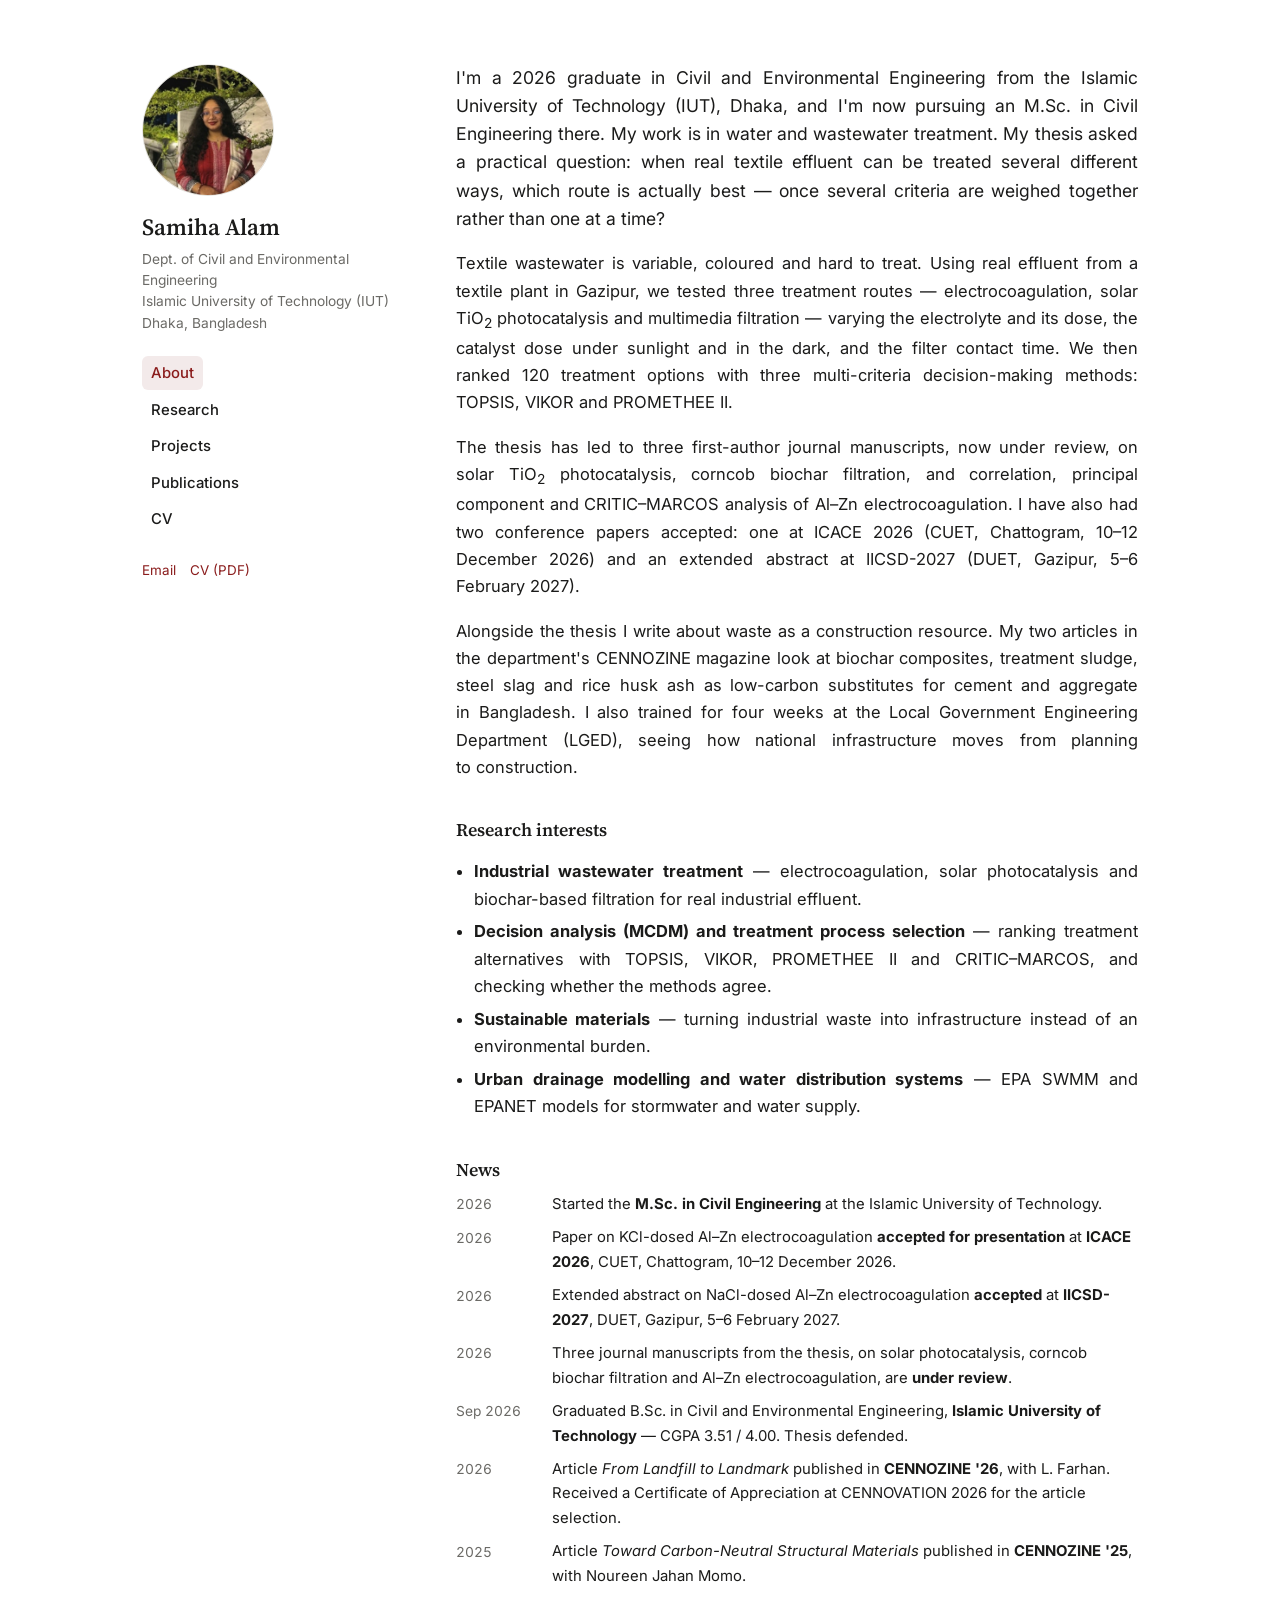
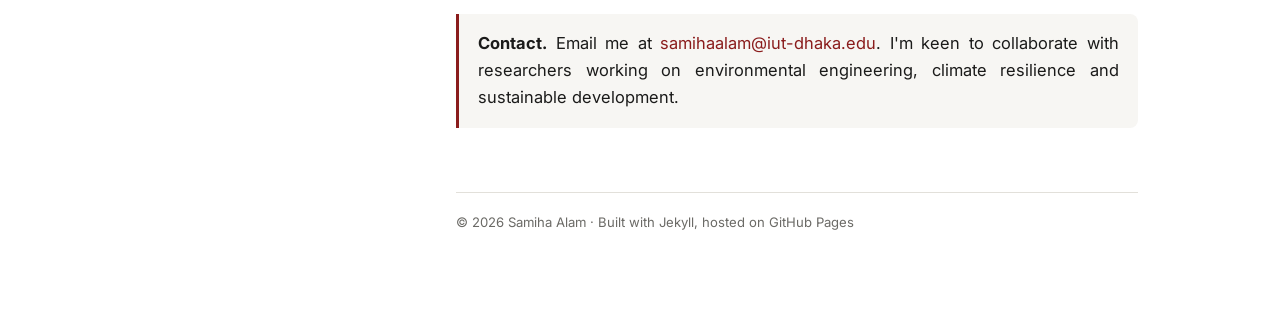
<file: index.html>
<!DOCTYPE html>
<html lang="en">
<head>
  <meta charset="utf-8">
  <meta name="viewport" content="width=device-width, initial-scale=1">
  <title>Samiha Alam · Environmental Engineering · Wastewater treatment · Decision science</title>
  <meta name="description" content="Samiha Alam — Civil and Environmental Engineering, Islamic University of Technology (IUT), Dhaka. 2026 graduate. Undergraduate thesis on comparing textile wastewater treatment options by multi-criteria decision-making.">
  <link rel="preconnect" href="https://fonts.googleapis.com">
  <link rel="preconnect" href="https://fonts.gstatic.com" crossorigin>
  <link href="https://fonts.googleapis.com/css2?family=Source+Serif+4:opsz,wght@8..60,400;8..60,600&family=Inter:wght@400;500;600&display=swap" rel="stylesheet">
  <link rel="stylesheet" href="style.css">
  <link rel="stylesheet" href="justify.css">
</head>
<body>

<a class="skip" href="#main">Skip to content</a>

<div class="wrap">

  <aside class="side">
    <img class="portrait" src="profile.jpg" alt="Samiha Alam">
    <h1 class="name"><a href="index.html">Samiha Alam</a></h1>
    <p class="affil">
      Dept. of Civil and Environmental Engineering<br>
      Islamic University of Technology (IUT)<br>
      Dhaka, Bangladesh
    </p>

    <nav class="nav">
      <a href="index.html" class="on" aria-current="page">About</a>
      <a href="research.html">Research</a>
      <a href="projects.html">Projects</a>
      <a href="publications.html">Publications</a>
      <a href="cv.html">CV</a>
    </nav>

    <p class="links">
      <a href="mailto:samihaalam@iut-dhaka.edu">Email</a>
      <a href="CV.pdf">CV (PDF)</a>
    </p>
  </aside>

  <main class="main" id="main">
    <p class="lead">
I'm a 2026 graduate in Civil and Environmental Engineering from the Islamic University of
Technology (IUT), Dhaka, and I'm now pursuing an M.Sc. in Civil Engineering there. My work is in
water and wastewater treatment. My thesis asked a
practical question: when real textile effluent can be treated several different ways, which
route is actually best &mdash; once several criteria are weighed together rather than
one at a time?
</p>

<p>Textile wastewater is variable, coloured and hard to treat. Using real effluent from a textile
plant in Gazipur, we tested three treatment routes &mdash; electrocoagulation, solar TiO<sub>2</sub>
photocatalysis and multimedia filtration &mdash; varying the electrolyte and its dose, the
catalyst dose under sunlight and in the dark, and the filter contact time. We then ranked
120 treatment options with three multi-criteria decision-making methods: TOPSIS, VIKOR and
PROMETHEE&nbsp;II.</p>

<p>The thesis has led to three first-author journal manuscripts, now under review, on solar
TiO<sub>2</sub> photocatalysis, corncob biochar filtration, and correlation, principal component
and CRITIC&ndash;MARCOS analysis of Al&ndash;Zn electrocoagulation. I have also had two conference
papers accepted: one at ICACE&nbsp;2026 (CUET, Chattogram, 10&ndash;12 December 2026) and an
extended abstract at IICSD-2027 (DUET, Gazipur, 5&ndash;6 February 2027).</p>

<p>Alongside the thesis I write about waste as a construction resource. My two articles in
the department's CENNOZINE magazine look at biochar composites, treatment sludge, steel
slag and rice husk ash as low-carbon substitutes for cement and aggregate in Bangladesh. I
also trained for four weeks at the Local Government Engineering Department (LGED), seeing
how national infrastructure moves from planning to construction.</p>

<h3>Research interests</h3>
<ul>
<li><strong>Industrial wastewater treatment</strong> &mdash; electrocoagulation, solar
  photocatalysis and biochar-based filtration for real industrial effluent.</li>
<li><strong>Decision analysis (MCDM) and treatment process selection</strong> &mdash; ranking
  treatment alternatives with TOPSIS, VIKOR, PROMETHEE&nbsp;II and CRITIC&ndash;MARCOS, and
  checking whether the methods agree.</li>
<li><strong>Sustainable materials</strong> &mdash; turning industrial waste into
  infrastructure instead of an environmental burden.</li>
<li><strong>Urban drainage modelling and water distribution systems</strong> &mdash; EPA SWMM
  and EPANET models for stormwater and water supply.</li>
</ul>

<h3>News</h3>
<ul class="news">

  <li>
    <span class="date">2026</span>
    <span>Started the <strong>M.Sc. in Civil Engineering</strong> at the Islamic University of Technology.</span>
  </li>

  <li>
    <span class="date">2026</span>
    <span>Paper on KCl-dosed Al&ndash;Zn electrocoagulation <strong>accepted for presentation</strong> at <strong>ICACE 2026</strong>, CUET, Chattogram, 10&ndash;12 December 2026.</span>
  </li>

  <li>
    <span class="date">2026</span>
    <span>Extended abstract on NaCl-dosed Al&ndash;Zn electrocoagulation <strong>accepted</strong> at <strong>IICSD-2027</strong>, DUET, Gazipur, 5&ndash;6 February 2027.</span>
  </li>

  <li>
    <span class="date">2026</span>
    <span>Three journal manuscripts from the thesis, on solar photocatalysis, corncob biochar filtration and Al&ndash;Zn electrocoagulation, are <strong>under review</strong>.</span>
  </li>

  <li>
    <span class="date">Sep 2026</span>
    <span>Graduated B.Sc. in Civil and Environmental Engineering, <strong>Islamic University of Technology</strong> &mdash; CGPA 3.51 / 4.00. Thesis defended.</span>
  </li>

  <li>
    <span class="date">2026</span>
    <span>Article <em>From Landfill to Landmark</em> published in <strong>CENNOZINE '26</strong>, with L. Farhan. Received a Certificate of Appreciation at CENNOVATION 2026 for the article selection.</span>
  </li>

  <li>
    <span class="date">2025</span>
    <span>Article <em>Toward Carbon-Neutral Structural Materials</em> published in <strong>CENNOZINE '25</strong>, with Noureen Jahan Momo.</span>
  </li>

</ul>

<div class="callout">
<p><strong>Contact.</strong> Email me at <a href="mailto:samihaalam@iut-dhaka.edu">samihaalam@iut-dhaka.edu</a>.
I'm keen to collaborate with researchers working on environmental engineering, climate
resilience and sustainable development.</p>
</div>

    <footer class="foot">
      © 2026 Samiha Alam · Built with Jekyll, hosted on GitHub Pages
    </footer>
  </main>

</div>
</body>
</html>
</file>
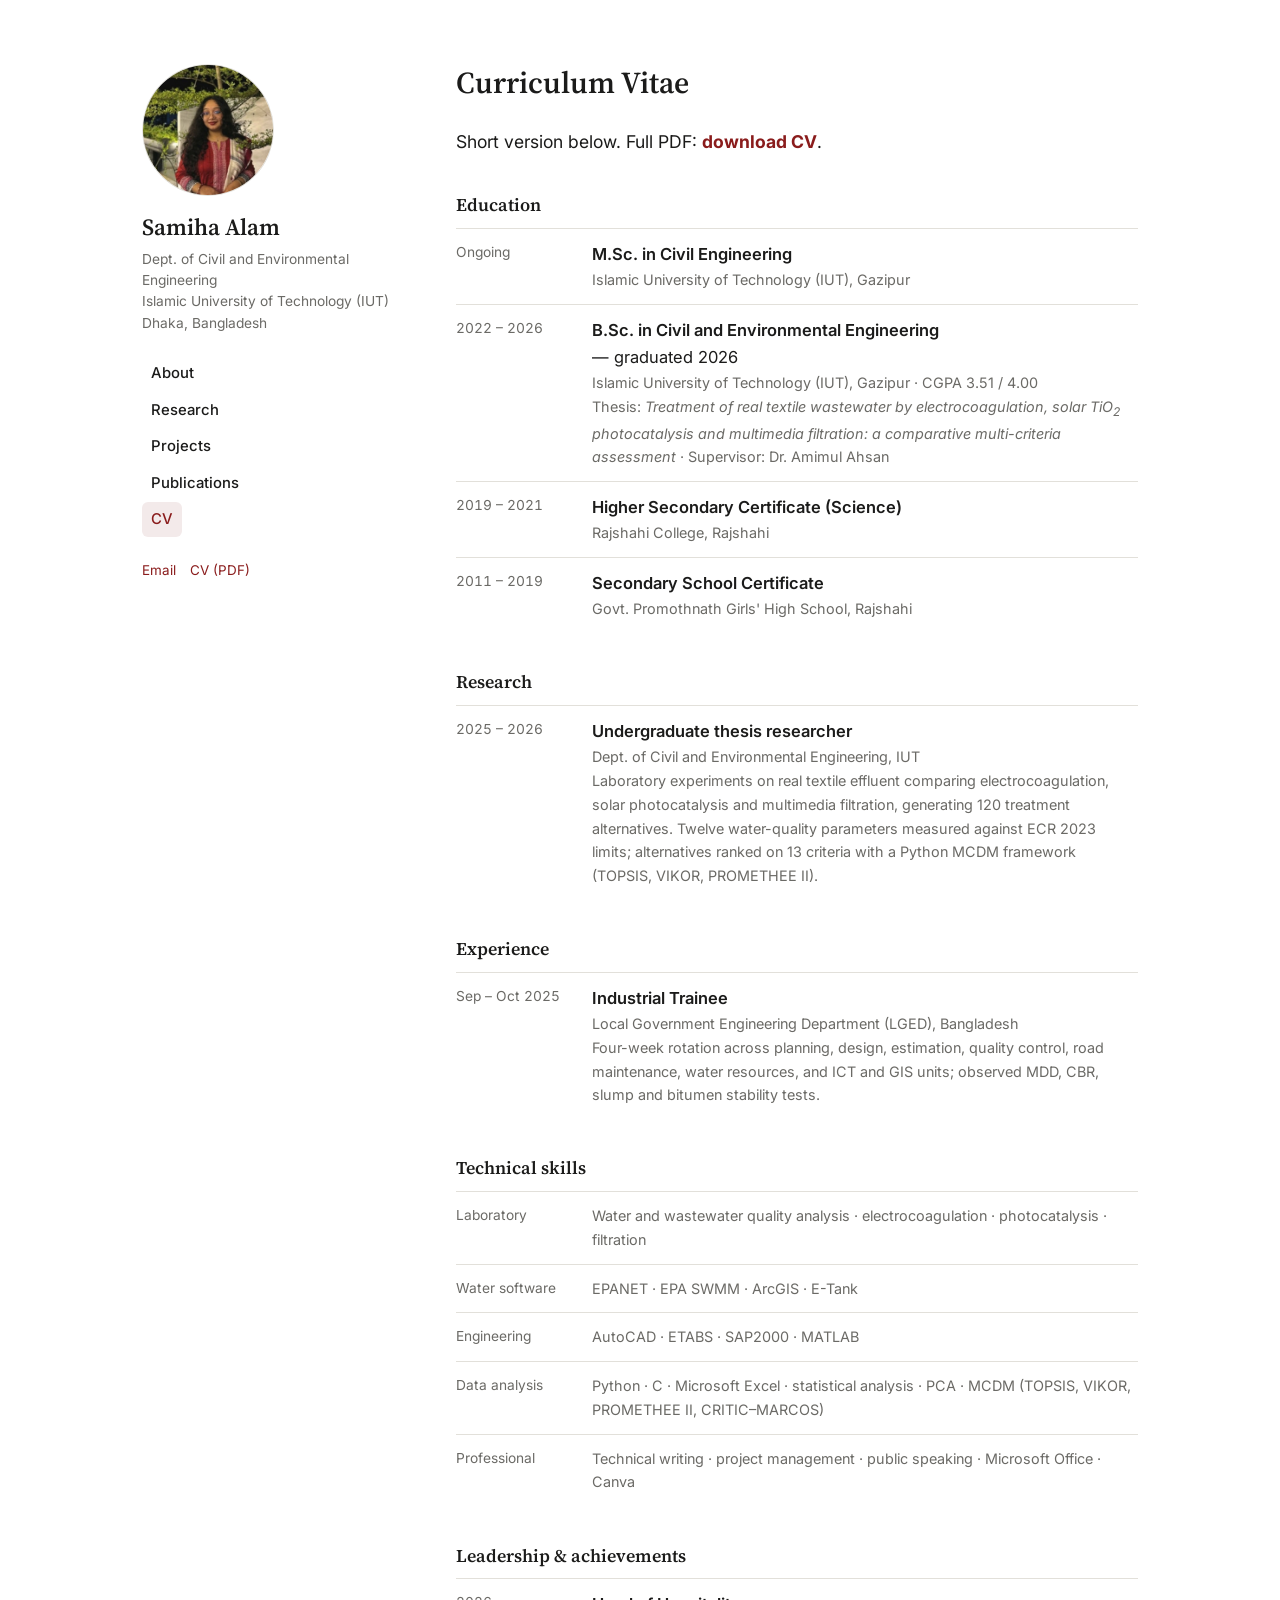
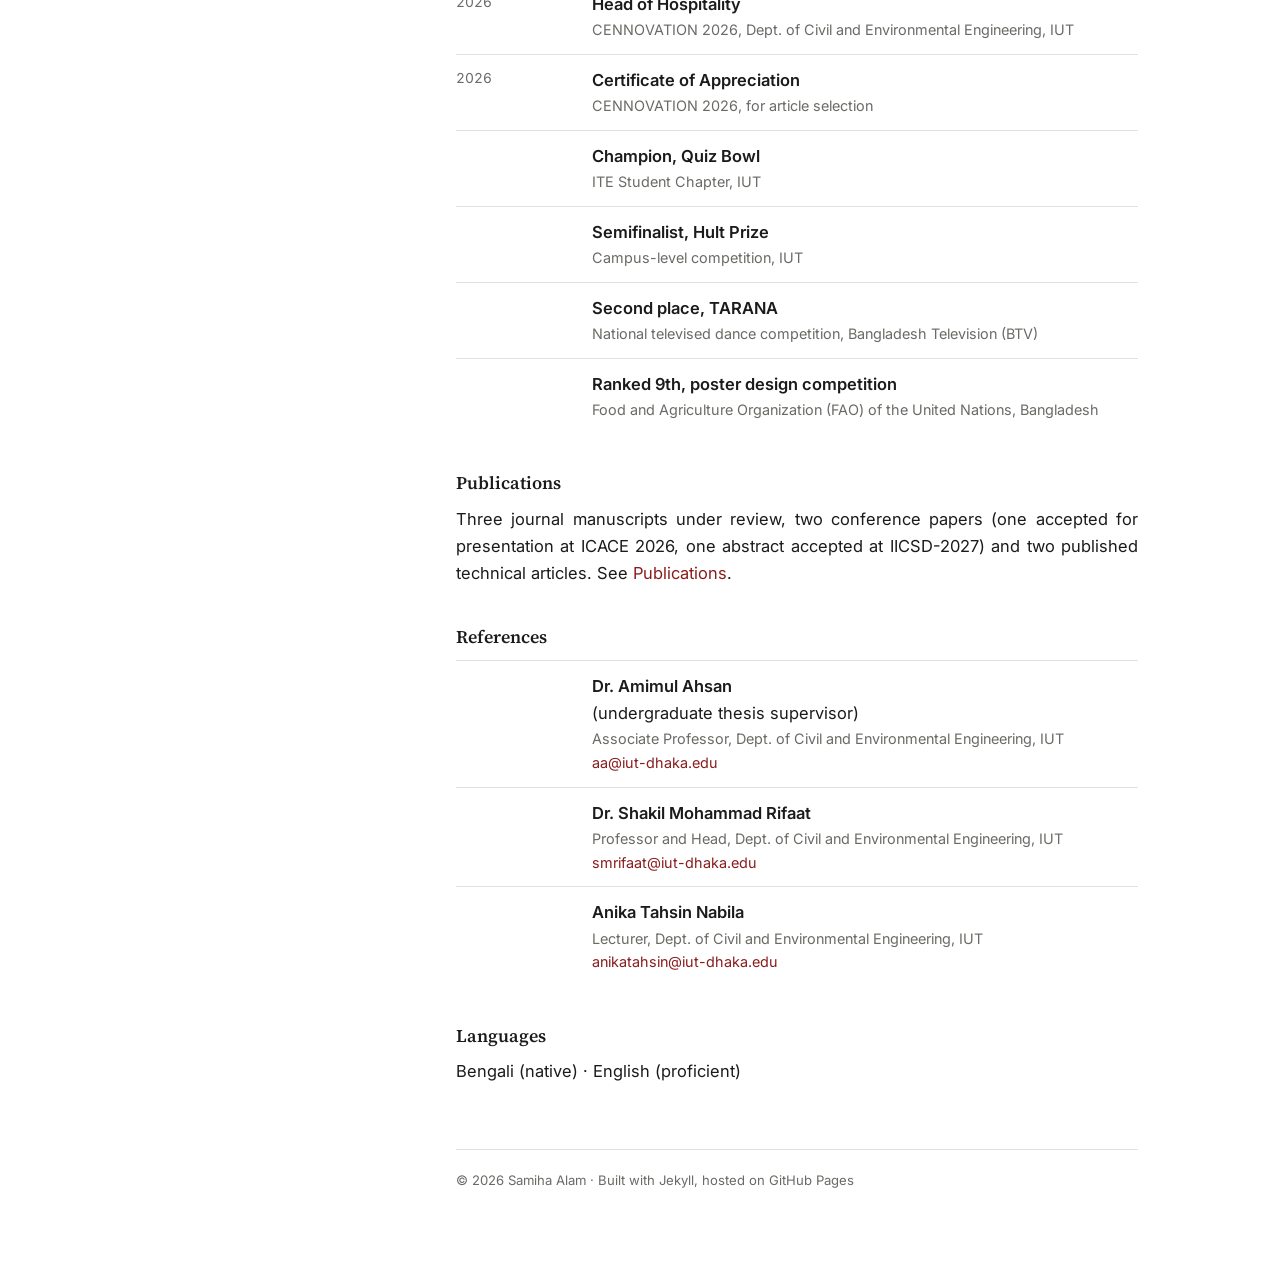
<file: cv.html>
<!DOCTYPE html>
<html lang="en">
<head>
  <meta charset="utf-8">
  <meta name="viewport" content="width=device-width, initial-scale=1">
  <title>CV · Samiha Alam</title>
  <meta name="description" content="Samiha Alam — Civil and Environmental Engineering, Islamic University of Technology (IUT), Dhaka. 2026 graduate. Undergraduate thesis on comparing textile wastewater treatment options by multi-criteria decision-making.">
  <link rel="preconnect" href="https://fonts.googleapis.com">
  <link rel="preconnect" href="https://fonts.gstatic.com" crossorigin>
  <link href="https://fonts.googleapis.com/css2?family=Source+Serif+4:opsz,wght@8..60,400;8..60,600&family=Inter:wght@400;500;600&display=swap" rel="stylesheet">
  <link rel="stylesheet" href="style.css">
  <link rel="stylesheet" href="justify.css">
</head>
<body>

<a class="skip" href="#main">Skip to content</a>

<div class="wrap">

  <aside class="side">
    <img class="portrait" src="profile.jpg" alt="Samiha Alam">
    <h1 class="name"><a href="index.html">Samiha Alam</a></h1>
    <p class="affil">
      Dept. of Civil and Environmental Engineering<br>
      Islamic University of Technology (IUT)<br>
      Dhaka, Bangladesh
    </p>

    <nav class="nav">
      <a href="index.html">About</a>
      <a href="research.html">Research</a>
      <a href="projects.html">Projects</a>
      <a href="publications.html">Publications</a>
      <a href="cv.html" class="on" aria-current="page">CV</a>
    </nav>

    <p class="links">
      <a href="mailto:samihaalam@iut-dhaka.edu">Email</a>
      <a href="CV.pdf">CV (PDF)</a>
    </p>
  </aside>

  <main class="main" id="main">
    <h2 class="page-title">Curriculum Vitae</h2>
    <p class="lead">
Short version below. Full PDF: <strong><a href="CV.pdf">download CV</a></strong>.
</p>
<h3>Education</h3>
<div class="cv-row">
  <div class="when">Ongoing</div>
  <div class="what">
    <strong>M.Sc. in Civil Engineering</strong>
    <span>Islamic University of Technology (IUT), Gazipur</span>
  </div>
</div>

<div class="cv-row">
  <div class="when">2022 &ndash; 2026</div>
  <div class="what">
    <strong>B.Sc. in Civil and Environmental Engineering</strong> &mdash; graduated 2026
    <span>Islamic University of Technology (IUT), Gazipur &middot; CGPA 3.51 / 4.00</span>
    <span>Thesis: <em>Treatment of real textile wastewater by electrocoagulation, solar TiO<sub>2</sub> photocatalysis and multimedia filtration: a comparative multi-criteria assessment</em> · Supervisor: Dr. Amimul Ahsan</span>
  </div>
</div>

<div class="cv-row">
  <div class="when">2019 &ndash; 2021</div>
  <div class="what">
    <strong>Higher Secondary Certificate (Science)</strong>
    <span>Rajshahi College, Rajshahi</span>
  </div>
</div>

<div class="cv-row">
  <div class="when">2011 &ndash; 2019</div>
  <div class="what">
    <strong>Secondary School Certificate</strong>
    <span>Govt. Promothnath Girls' High School, Rajshahi</span>
  </div>
</div>

<h3>Research</h3>
<div class="cv-row">
  <div class="when">2025 &ndash; 2026</div>
  <div class="what">
    <strong>Undergraduate thesis researcher</strong>
    <span>Dept. of Civil and Environmental Engineering, IUT</span>
    <span>Laboratory experiments on real textile effluent comparing electrocoagulation, solar photocatalysis and multimedia filtration, generating 120 treatment alternatives. Twelve water-quality parameters measured against ECR 2023 limits; alternatives ranked on 13 criteria with a Python MCDM framework (TOPSIS, VIKOR, PROMETHEE&nbsp;II).</span>
  </div>
</div>

<h3>Experience</h3>
<div class="cv-row">
  <div class="when">Sep &ndash; Oct 2025</div>
  <div class="what">
    <strong>Industrial Trainee</strong>
    <span>Local Government Engineering Department (LGED), Bangladesh</span>
    <span>Four-week rotation across planning, design, estimation, quality control, road maintenance, water resources, and ICT and GIS units; observed MDD, CBR, slump and bitumen stability tests.</span>
  </div>
</div>

<h3>Technical skills</h3>
<div class="cv-row">
  <div class="when">Laboratory</div>
  <div class="what">
    
    <span>Water and wastewater quality analysis &middot; electrocoagulation &middot; photocatalysis &middot; filtration</span>
  </div>
</div>

<div class="cv-row">
  <div class="when">Water software</div>
  <div class="what">
    
    <span>EPANET &middot; EPA SWMM &middot; ArcGIS &middot; E-Tank</span>
  </div>
</div>

<div class="cv-row">
  <div class="when">Engineering</div>
  <div class="what">
    
    <span>AutoCAD &middot; ETABS &middot; SAP2000 &middot; MATLAB</span>
  </div>
</div>

<div class="cv-row">
  <div class="when">Data analysis</div>
  <div class="what">
    
    <span>Python &middot; C &middot; Microsoft Excel &middot; statistical analysis &middot; PCA &middot; MCDM (TOPSIS, VIKOR, PROMETHEE&nbsp;II, CRITIC&ndash;MARCOS)</span>
  </div>
</div>

<div class="cv-row">
  <div class="when">Professional</div>
  <div class="what">
    
    <span>Technical writing &middot; project management &middot; public speaking &middot; Microsoft Office &middot; Canva</span>
  </div>
</div>

<h3>Leadership &amp; achievements</h3>
<div class="cv-row">
  <div class="when">2026</div>
  <div class="what">
    <strong>Head of Hospitality</strong>
    <span>CENNOVATION 2026, Dept. of Civil and Environmental Engineering, IUT</span>
  </div>
</div>

<div class="cv-row">
  <div class="when">2026</div>
  <div class="what">
    <strong>Certificate of Appreciation</strong>
    <span>CENNOVATION 2026, for article selection</span>
  </div>
</div>

<div class="cv-row">
  <div class="when"></div>
  <div class="what">
    <strong>Champion, Quiz Bowl</strong>
    <span>ITE Student Chapter, IUT</span>
  </div>
</div>

<div class="cv-row">
  <div class="when"></div>
  <div class="what">
    <strong>Semifinalist, Hult Prize</strong>
    <span>Campus-level competition, IUT</span>
  </div>
</div>

<div class="cv-row">
  <div class="when"></div>
  <div class="what">
    <strong>Second place, TARANA</strong>
    <span>National televised dance competition, Bangladesh Television (BTV)</span>
  </div>
</div>

<div class="cv-row">
  <div class="when"></div>
  <div class="what">
    <strong>Ranked 9th, poster design competition</strong>
    <span>Food and Agriculture Organization (FAO) of the United Nations, Bangladesh</span>
  </div>
</div>

<h3>Publications</h3>
<p>Three journal manuscripts under review, two conference papers (one accepted for presentation
at ICACE 2026, one abstract accepted at IICSD-2027) and two published technical articles. See
<a href="publications.html">Publications</a>.</p>

<h3>References</h3>
<div class="cv-row">
  <div class="when"></div>
  <div class="what">
    <strong>Dr. Amimul Ahsan</strong> (undergraduate thesis supervisor)
    <span>Associate Professor, Dept. of Civil and Environmental Engineering, IUT</span>
    <span><a href="mailto:aa@iut-dhaka.edu">aa@iut-dhaka.edu</a></span>
  </div>
</div>

<div class="cv-row">
  <div class="when"></div>
  <div class="what">
    <strong>Dr. Shakil Mohammad Rifaat</strong>
    <span>Professor and Head, Dept. of Civil and Environmental Engineering, IUT</span>
    <span><a href="mailto:smrifaat@iut-dhaka.edu">smrifaat@iut-dhaka.edu</a></span>
  </div>
</div>

<div class="cv-row">
  <div class="when"></div>
  <div class="what">
    <strong>Anika Tahsin Nabila</strong>
    <span>Lecturer, Dept. of Civil and Environmental Engineering, IUT</span>
    <span><a href="mailto:anikatahsin@iut-dhaka.edu">anikatahsin@iut-dhaka.edu</a></span>
  </div>
</div>
<h3>Languages</h3>
<p>Bengali (native) &middot; English (proficient)</p>

    <footer class="foot">
      © 2026 Samiha Alam · Built with Jekyll, hosted on GitHub Pages
    </footer>
  </main>

</div>
</body>
</html>
</file>
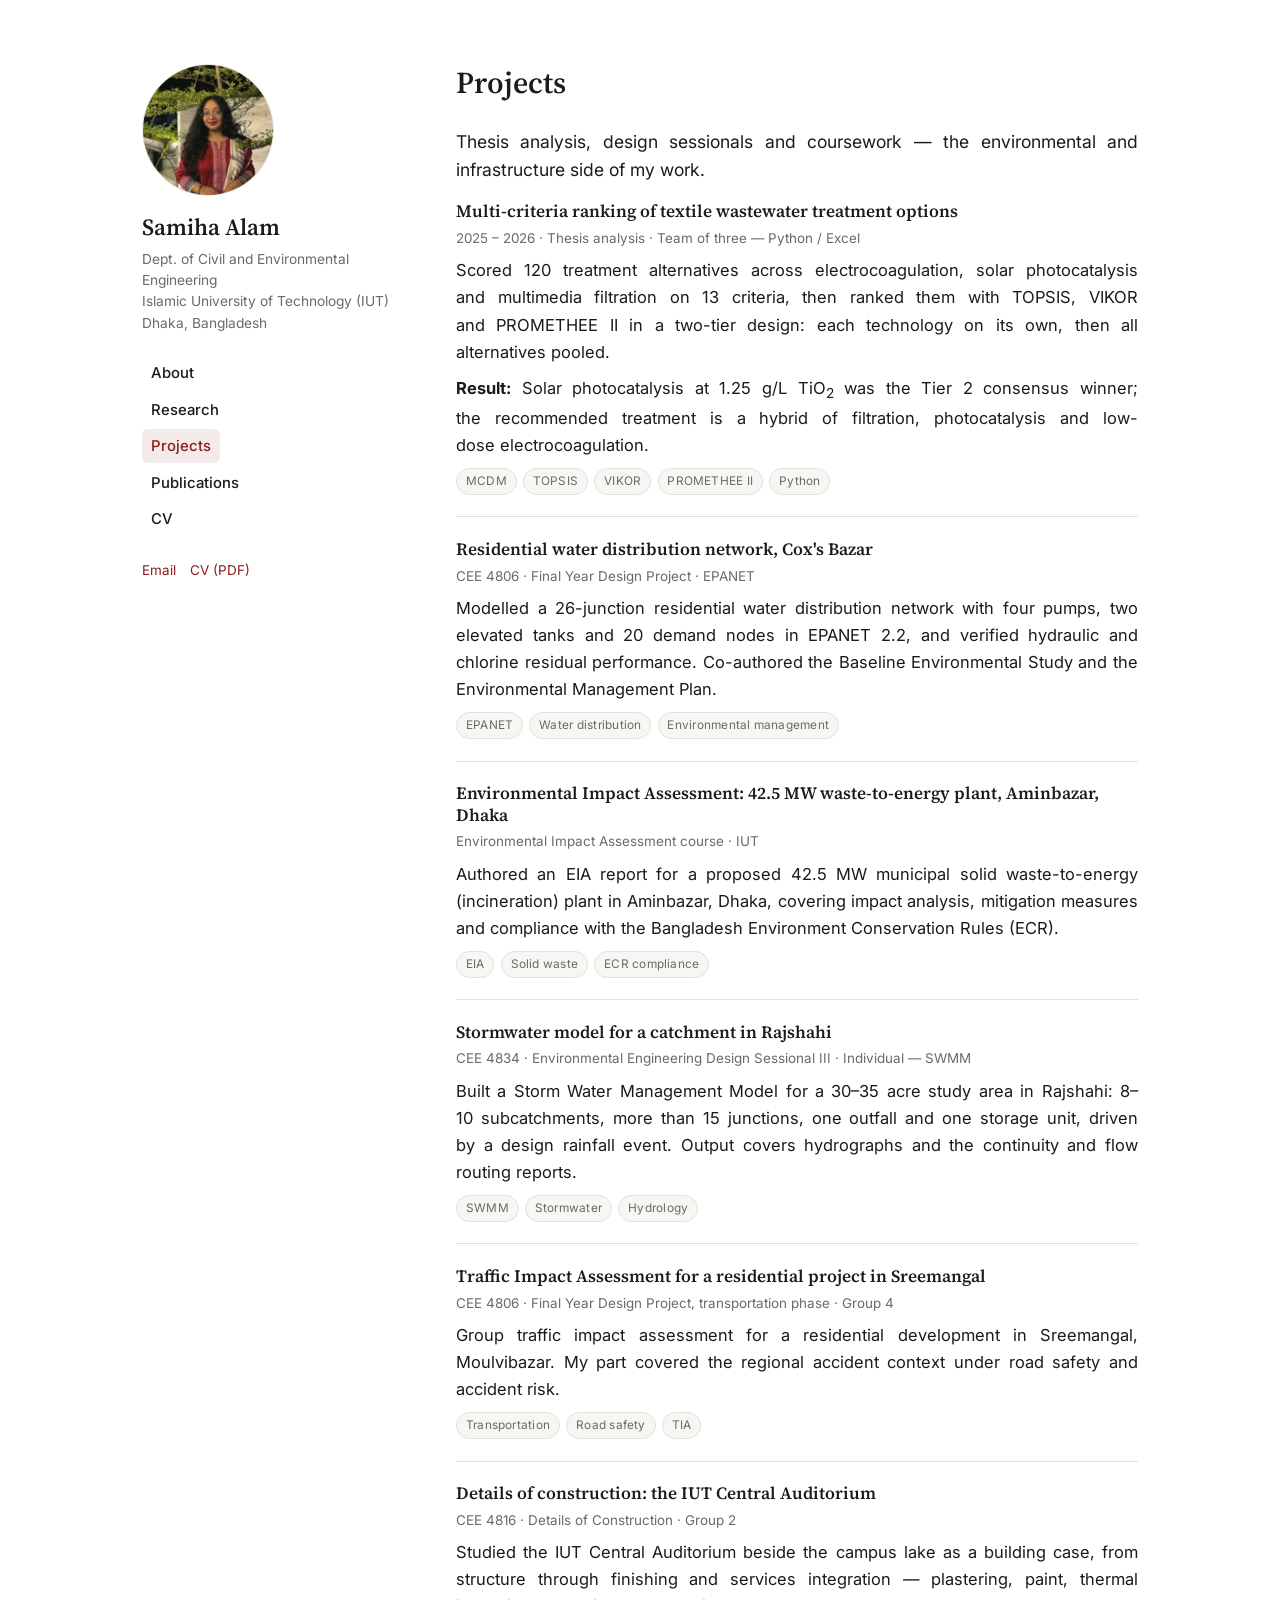
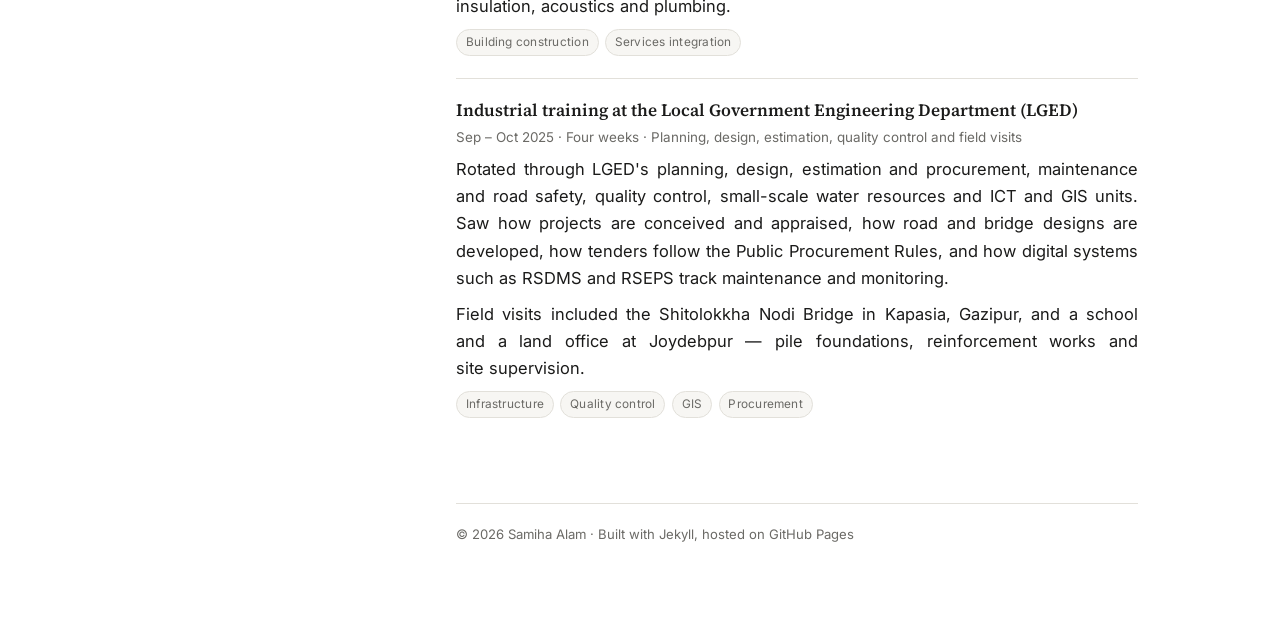
<file: projects.html>
<!DOCTYPE html>
<html lang="en">
<head>
  <meta charset="utf-8">
  <meta name="viewport" content="width=device-width, initial-scale=1">
  <title>Projects · Samiha Alam</title>
  <meta name="description" content="Samiha Alam — Civil and Environmental Engineering, Islamic University of Technology (IUT), Dhaka. 2026 graduate. Undergraduate thesis on comparing textile wastewater treatment options by multi-criteria decision-making.">
  <link rel="preconnect" href="https://fonts.googleapis.com">
  <link rel="preconnect" href="https://fonts.gstatic.com" crossorigin>
  <link href="https://fonts.googleapis.com/css2?family=Source+Serif+4:opsz,wght@8..60,400;8..60,600&family=Inter:wght@400;500;600&display=swap" rel="stylesheet">
  <link rel="stylesheet" href="style.css">
  <link rel="stylesheet" href="justify.css">
</head>
<body>

<a class="skip" href="#main">Skip to content</a>

<div class="wrap">

  <aside class="side">
    <img class="portrait" src="profile.jpg" alt="Samiha Alam">
    <h1 class="name"><a href="index.html">Samiha Alam</a></h1>
    <p class="affil">
      Dept. of Civil and Environmental Engineering<br>
      Islamic University of Technology (IUT)<br>
      Dhaka, Bangladesh
    </p>

    <nav class="nav">
      <a href="index.html">About</a>
      <a href="research.html">Research</a>
      <a href="projects.html" class="on" aria-current="page">Projects</a>
      <a href="publications.html">Publications</a>
      <a href="cv.html">CV</a>
    </nav>

    <p class="links">
      <a href="mailto:samihaalam@iut-dhaka.edu">Email</a>
      <a href="CV.pdf">CV (PDF)</a>
    </p>
  </aside>

  <main class="main" id="main">
    <h2 class="page-title">Projects</h2>
    <p class="lead">Thesis analysis, design sessionals and coursework &mdash; the environmental
and infrastructure side of my work.</p>

<div class="entry">
  <h3>Multi-criteria ranking of textile wastewater treatment options</h3>
  <p class="meta">
    2025 &ndash; 2026 &middot; Thesis analysis &middot; Team of three &mdash; Python / Excel
  </p>

  <p>Scored 120 treatment alternatives across electrocoagulation, solar photocatalysis and multimedia filtration on 13 criteria, then ranked them with TOPSIS, VIKOR and PROMETHEE&nbsp;II in a two-tier design: each technology on its own, then all alternatives pooled.</p>
  <p><strong>Result:</strong> Solar photocatalysis at 1.25&nbsp;g/L TiO<sub>2</sub> was the Tier&nbsp;2 consensus winner; the recommended treatment is a hybrid of filtration, photocatalysis and low-dose electrocoagulation.</p>

  <div class="tags">
    <span class="tag">MCDM</span><span class="tag">TOPSIS</span><span class="tag">VIKOR</span><span class="tag">PROMETHEE II</span><span class="tag">Python</span>
  </div>

</div>
<div class="entry">
  <h3>Residential water distribution network, Cox's Bazar</h3>
  <p class="meta">
    CEE 4806 &middot; Final Year Design Project &middot; EPANET
  </p>

  <p>Modelled a 26-junction residential water distribution network with four pumps, two elevated tanks and 20 demand nodes in EPANET 2.2, and verified hydraulic and chlorine residual performance. Co-authored the Baseline Environmental Study and the Environmental Management Plan.</p>

  <div class="tags">
    <span class="tag">EPANET</span><span class="tag">Water distribution</span><span class="tag">Environmental management</span>
  </div>

</div>
<div class="entry">
  <h3>Environmental Impact Assessment: 42.5 MW waste-to-energy plant, Aminbazar, Dhaka</h3>
  <p class="meta">
    Environmental Impact Assessment course &middot; IUT
  </p>

  <p>Authored an EIA report for a proposed 42.5 MW municipal solid waste-to-energy (incineration) plant in Aminbazar, Dhaka, covering impact analysis, mitigation measures and compliance with the Bangladesh Environment Conservation Rules (ECR).</p>

  <div class="tags">
    <span class="tag">EIA</span><span class="tag">Solid waste</span><span class="tag">ECR compliance</span>
  </div>

</div>
<div class="entry">
  <h3>Stormwater model for a catchment in Rajshahi</h3>
  <p class="meta">
    CEE 4834 &middot; Environmental Engineering Design Sessional III &middot; Individual &mdash; SWMM
  </p>

  <p>Built a Storm Water Management Model for a 30&ndash;35 acre study area in Rajshahi: 8&ndash;10 subcatchments, more than 15 junctions, one outfall and one storage unit, driven by a design rainfall event. Output covers hydrographs and the continuity and flow routing reports.</p>

  <div class="tags">
    <span class="tag">SWMM</span><span class="tag">Stormwater</span><span class="tag">Hydrology</span>
  </div>

</div>
<div class="entry">
  <h3>Traffic Impact Assessment for a residential project in Sreemangal</h3>
  <p class="meta">
    CEE 4806 &middot; Final Year Design Project, transportation phase &middot; Group 4
  </p>

  <p>Group traffic impact assessment for a residential development in Sreemangal, Moulvibazar. My part covered the regional accident context under road safety and accident risk.</p>

  <div class="tags">
    <span class="tag">Transportation</span><span class="tag">Road safety</span><span class="tag">TIA</span>
  </div>

</div>
<div class="entry">
  <h3>Details of construction: the IUT Central Auditorium</h3>
  <p class="meta">
    CEE 4816 &middot; Details of Construction &middot; Group 2
  </p>

  <p>Studied the IUT Central Auditorium beside the campus lake as a building case, from structure through finishing and services integration &mdash; plastering, paint, thermal insulation, acoustics and plumbing.</p>

  <div class="tags">
    <span class="tag">Building construction</span><span class="tag">Services integration</span>
  </div>

</div>
<div class="entry">
  <h3>Industrial training at the Local Government Engineering Department (LGED)</h3>
  <p class="meta">
    Sep &ndash; Oct 2025 &middot; Four weeks &middot; Planning, design, estimation, quality control and field visits
  </p>

  <p>Rotated through LGED's planning, design, estimation and procurement, maintenance and road safety, quality control, small-scale water resources and ICT and GIS units. Saw how projects are conceived and appraised, how road and bridge designs are developed, how tenders follow the Public Procurement Rules, and how digital systems such as RSDMS and RSEPS track maintenance and monitoring.</p>
  <p>Field visits included the Shitolokkha Nodi Bridge in Kapasia, Gazipur, and a school and a land office at Joydebpur &mdash; pile foundations, reinforcement works and site supervision.</p>

  <div class="tags">
    <span class="tag">Infrastructure</span><span class="tag">Quality control</span><span class="tag">GIS</span><span class="tag">Procurement</span>
  </div>

</div>


    <footer class="foot">
      © 2026 Samiha Alam · Built with Jekyll, hosted on GitHub Pages
    </footer>
  </main>

</div>
</body>
</html>
</file>
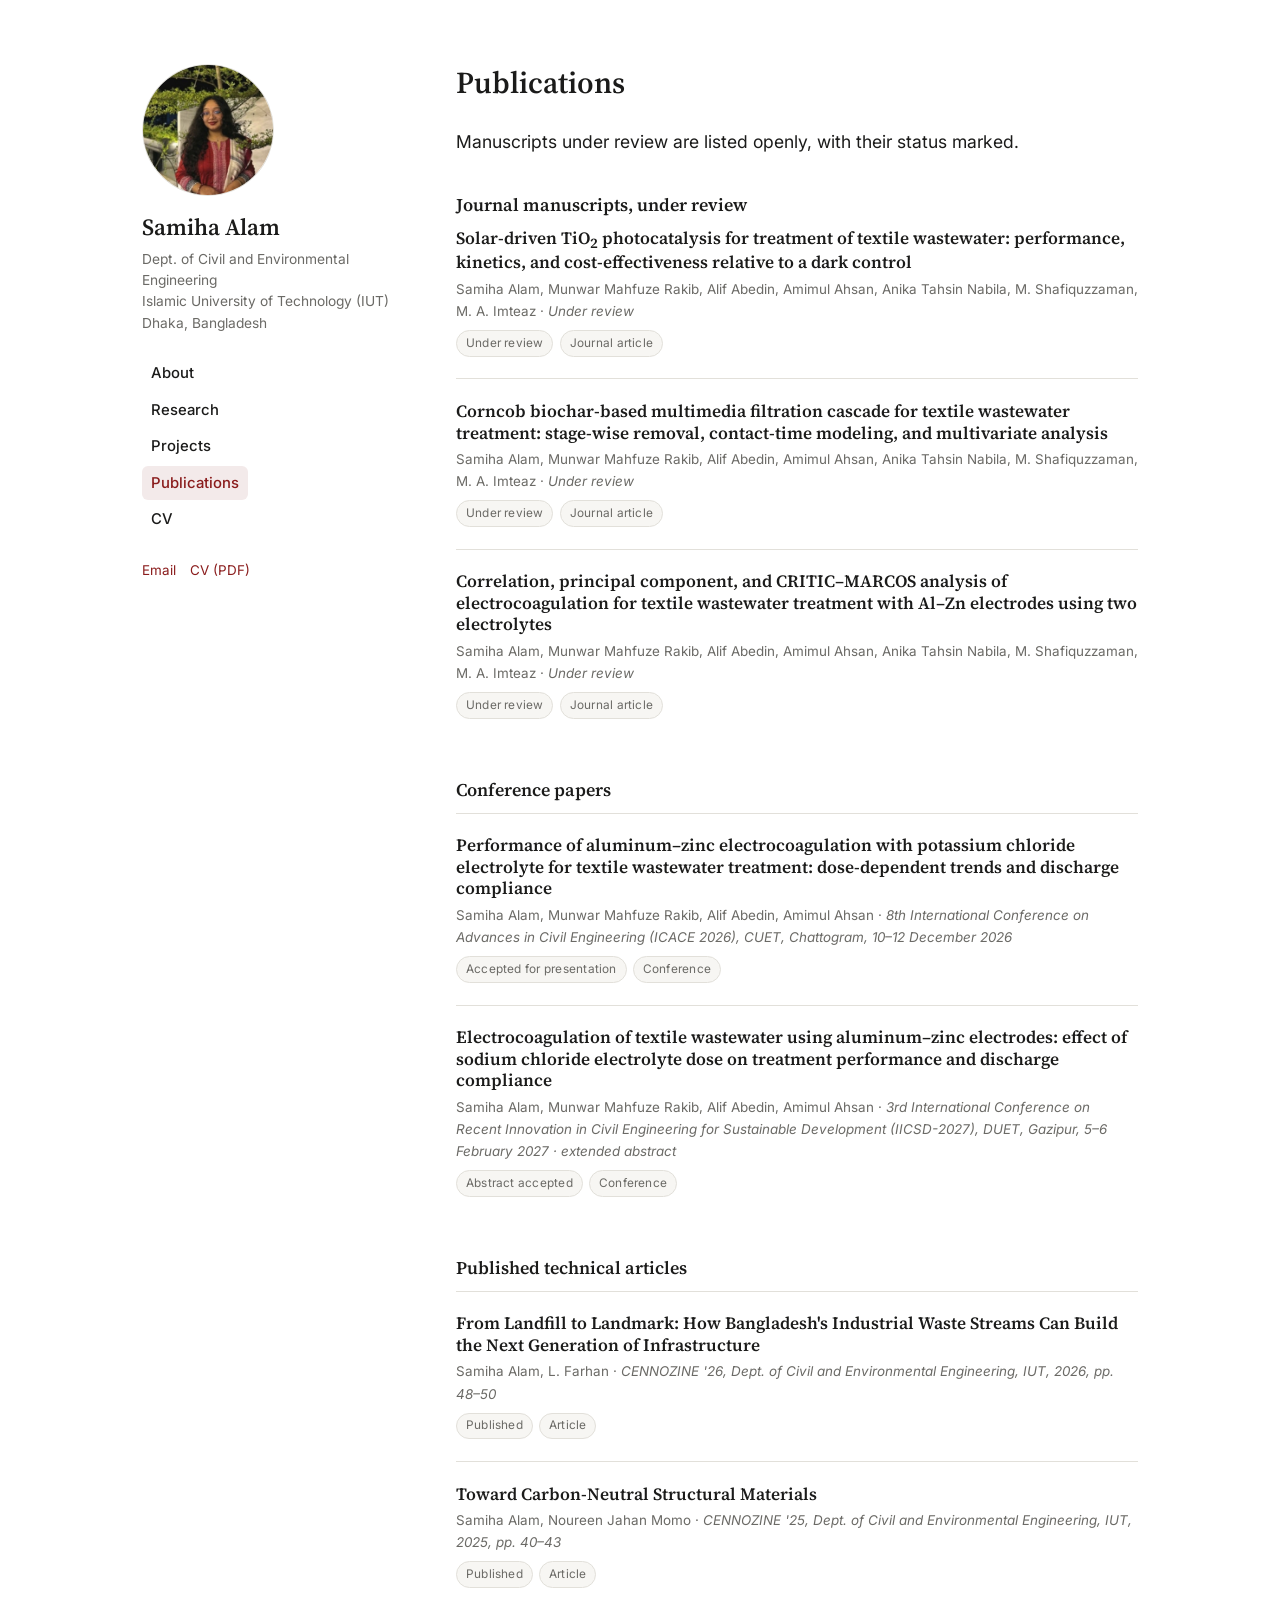
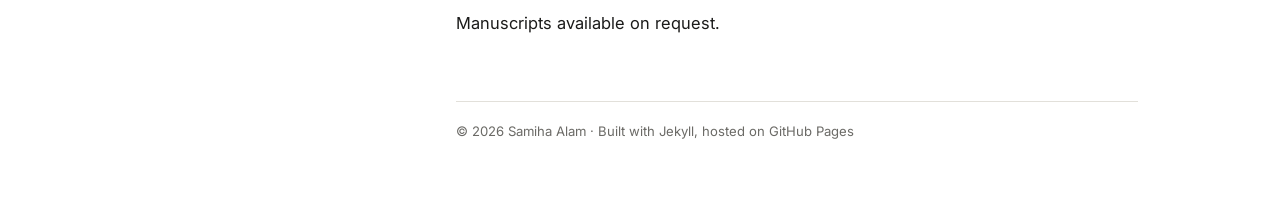
<file: publications.html>
<!DOCTYPE html>
<html lang="en">
<head>
  <meta charset="utf-8">
  <meta name="viewport" content="width=device-width, initial-scale=1">
  <title>Publications · Samiha Alam</title>
  <meta name="description" content="Samiha Alam — Civil and Environmental Engineering, Islamic University of Technology (IUT), Dhaka. 2026 graduate. Undergraduate thesis on comparing textile wastewater treatment options by multi-criteria decision-making.">
  <link rel="preconnect" href="https://fonts.googleapis.com">
  <link rel="preconnect" href="https://fonts.gstatic.com" crossorigin>
  <link href="https://fonts.googleapis.com/css2?family=Source+Serif+4:opsz,wght@8..60,400;8..60,600&family=Inter:wght@400;500;600&display=swap" rel="stylesheet">
  <link rel="stylesheet" href="style.css">
  <link rel="stylesheet" href="justify.css">
</head>
<body>

<a class="skip" href="#main">Skip to content</a>

<div class="wrap">

  <aside class="side">
    <img class="portrait" src="profile.jpg" alt="Samiha Alam">
    <h1 class="name"><a href="index.html">Samiha Alam</a></h1>
    <p class="affil">
      Dept. of Civil and Environmental Engineering<br>
      Islamic University of Technology (IUT)<br>
      Dhaka, Bangladesh
    </p>

    <nav class="nav">
      <a href="index.html">About</a>
      <a href="research.html">Research</a>
      <a href="projects.html">Projects</a>
      <a href="publications.html" class="on" aria-current="page">Publications</a>
      <a href="cv.html">CV</a>
    </nav>

    <p class="links">
      <a href="mailto:samihaalam@iut-dhaka.edu">Email</a>
      <a href="CV.pdf">CV (PDF)</a>
    </p>
  </aside>

  <main class="main" id="main">
    <h2 class="page-title">Publications</h2>

<p class="lead">Manuscripts under review are listed openly, with their status marked.</p>

<h3>Journal manuscripts, under review</h3>

<div class="entry">
  <h3>Solar-driven TiO<sub>2</sub> photocatalysis for treatment of textile wastewater: performance, kinetics, and cost-effectiveness relative to a dark control</h3>
  <p class="meta">
    Samiha Alam, Munwar Mahfuze Rakib, Alif Abedin, Amimul Ahsan, Anika Tahsin Nabila, M. Shafiquzzaman, M. A. Imteaz &middot; <em>Under review</em>
  </p>

  <div class="tags">
    <span class="tag">Under review</span><span class="tag">Journal article</span>
  </div>

</div>

<div class="entry">
  <h3>Corncob biochar-based multimedia filtration cascade for textile wastewater treatment: stage-wise removal, contact-time modeling, and multivariate analysis</h3>
  <p class="meta">
    Samiha Alam, Munwar Mahfuze Rakib, Alif Abedin, Amimul Ahsan, Anika Tahsin Nabila, M. Shafiquzzaman, M. A. Imteaz &middot; <em>Under review</em>
  </p>

  <div class="tags">
    <span class="tag">Under review</span><span class="tag">Journal article</span>
  </div>

</div>

<div class="entry">
  <h3>Correlation, principal component, and CRITIC&ndash;MARCOS analysis of electrocoagulation for textile wastewater treatment with Al&ndash;Zn electrodes using two electrolytes</h3>
  <p class="meta">
    Samiha Alam, Munwar Mahfuze Rakib, Alif Abedin, Amimul Ahsan, Anika Tahsin Nabila, M. Shafiquzzaman, M. A. Imteaz &middot; <em>Under review</em>
  </p>

  <div class="tags">
    <span class="tag">Under review</span><span class="tag">Journal article</span>
  </div>

</div>

<h3>Conference papers</h3>

<div class="entry">
  <h3>Performance of aluminum&ndash;zinc electrocoagulation with potassium chloride electrolyte for textile wastewater treatment: dose-dependent trends and discharge compliance</h3>
  <p class="meta">
    Samiha Alam, Munwar Mahfuze Rakib, Alif Abedin, Amimul Ahsan &middot; <em>8th International Conference on Advances in Civil Engineering (ICACE 2026), CUET, Chattogram, 10&ndash;12 December 2026</em>
  </p>

  <div class="tags">
    <span class="tag">Accepted for presentation</span><span class="tag">Conference</span>
  </div>

</div>


<div class="entry">
  <h3>Electrocoagulation of textile wastewater using aluminum&ndash;zinc electrodes: effect of sodium chloride electrolyte dose on treatment performance and discharge compliance</h3>
  <p class="meta">
    Samiha Alam, Munwar Mahfuze Rakib, Alif Abedin, Amimul Ahsan &middot; <em>3rd International Conference on Recent Innovation in Civil Engineering for Sustainable Development (IICSD-2027), DUET, Gazipur, 5&ndash;6 February 2027 &middot; extended abstract</em>
  </p>

  <div class="tags">
    <span class="tag">Abstract accepted</span><span class="tag">Conference</span>
  </div>

</div>

<h3>Published technical articles</h3>

<div class="entry">
  <h3>From Landfill to Landmark: How Bangladesh's Industrial Waste Streams Can Build the Next Generation of Infrastructure</h3>
  <p class="meta">
    Samiha Alam, L. Farhan &middot; <em>CENNOZINE '26, Dept. of Civil and Environmental Engineering, IUT, 2026, pp. 48&ndash;50</em>
  </p>

  <div class="tags">
    <span class="tag">Published</span><span class="tag">Article</span>
  </div>

</div>

<div class="entry">
  <h3>Toward Carbon-Neutral Structural Materials</h3>
  <p class="meta">
    Samiha Alam, Noureen Jahan Momo &middot; <em>CENNOZINE '25, Dept. of Civil and Environmental Engineering, IUT, 2025, pp. 40&ndash;43</em>
  </p>

  <div class="tags">
    <span class="tag">Published</span><span class="tag">Article</span>
  </div>

</div>

<p class="meta">Manuscripts available on request.</p>

    <footer class="foot">
      © 2026 Samiha Alam · Built with Jekyll, hosted on GitHub Pages
    </footer>
  </main>

</div>
</body>
</html>
</file>
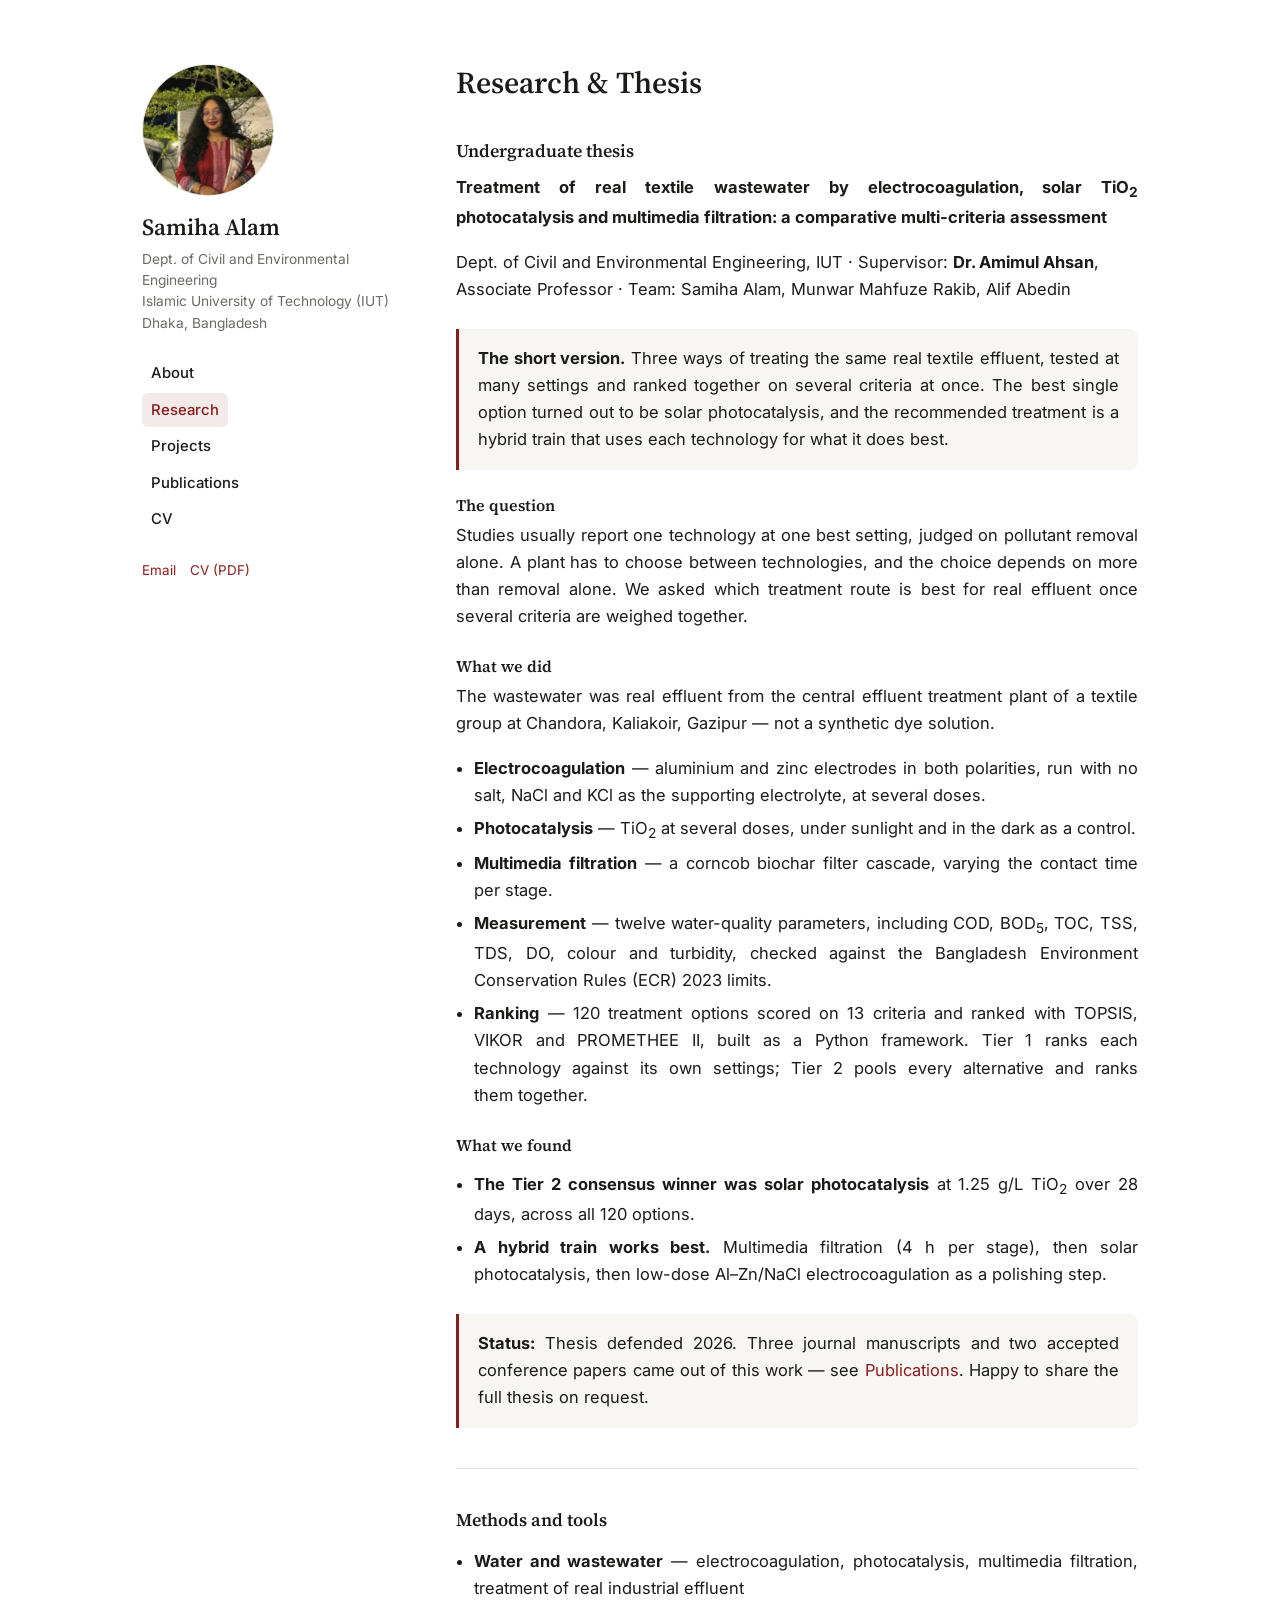
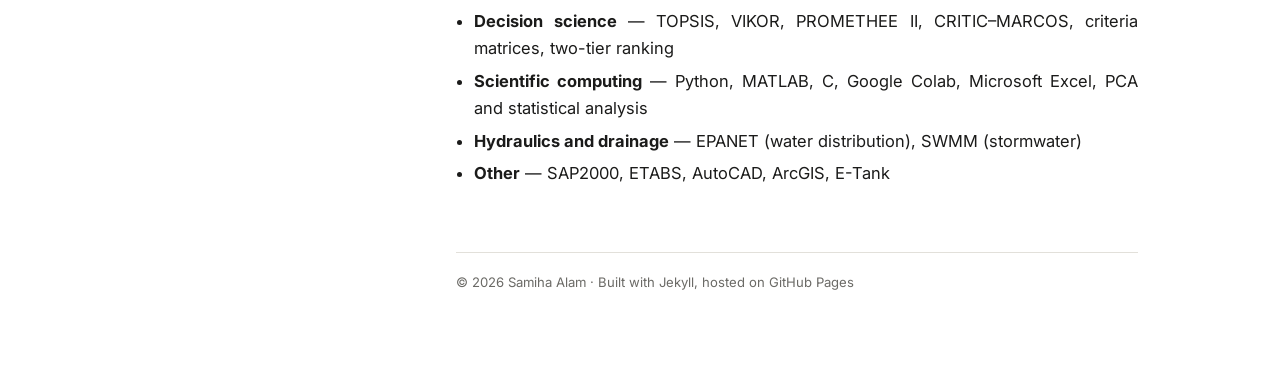
<file: research.html>
<!DOCTYPE html>
<html lang="en">
<head>
  <meta charset="utf-8">
  <meta name="viewport" content="width=device-width, initial-scale=1">
  <title>Research · Samiha Alam</title>
  <meta name="description" content="Samiha Alam — Civil and Environmental Engineering, Islamic University of Technology (IUT), Dhaka. 2026 graduate. Undergraduate thesis on comparing textile wastewater treatment options by multi-criteria decision-making.">
  <link rel="preconnect" href="https://fonts.googleapis.com">
  <link rel="preconnect" href="https://fonts.gstatic.com" crossorigin>
  <link href="https://fonts.googleapis.com/css2?family=Source+Serif+4:opsz,wght@8..60,400;8..60,600&family=Inter:wght@400;500;600&display=swap" rel="stylesheet">
  <link rel="stylesheet" href="style.css">
  <link rel="stylesheet" href="justify.css">
</head>
<body>

<a class="skip" href="#main">Skip to content</a>

<div class="wrap">

  <aside class="side">
    <img class="portrait" src="profile.jpg" alt="Samiha Alam">
    <h1 class="name"><a href="index.html">Samiha Alam</a></h1>
    <p class="affil">
      Dept. of Civil and Environmental Engineering<br>
      Islamic University of Technology (IUT)<br>
      Dhaka, Bangladesh
    </p>

    <nav class="nav">
      <a href="index.html">About</a>
      <a href="research.html" class="on" aria-current="page">Research</a>
      <a href="projects.html">Projects</a>
      <a href="publications.html">Publications</a>
      <a href="cv.html">CV</a>
    </nav>

    <p class="links">
      <a href="mailto:samihaalam@iut-dhaka.edu">Email</a>
      <a href="CV.pdf">CV (PDF)</a>
    </p>
  </aside>

  <main class="main" id="main">
    <h2 class="page-title">Research &amp; Thesis</h2>

<h3>Undergraduate thesis</h3>
<p><strong>Treatment of real textile wastewater by electrocoagulation, solar TiO<sub>2</sub>
photocatalysis and multimedia filtration: a comparative multi-criteria assessment</strong></p>
<p class="meta">
Dept. of Civil and Environmental Engineering, IUT &middot; Supervisor:
<strong>Dr. Amimul Ahsan</strong>, Associate Professor &middot; Team: Samiha Alam,
Munwar Mahfuze Rakib, Alif Abedin
</p>

<div class="callout">
<p><strong>The short version.</strong> Three ways of treating the same real textile effluent,
tested at many settings and ranked together on several criteria at once. The best single
option turned out to be solar photocatalysis, and the recommended treatment is a hybrid train
that uses each technology for what it does best.</p>
</div>

<h4>The question</h4>
<p>Studies usually report one technology at one best setting, judged on pollutant removal
alone. A plant has to choose between technologies, and the choice depends on more than removal
alone. We asked which treatment route is best for real effluent once several criteria are
weighed together.</p>

<h4>What we did</h4>
<p>The wastewater was real effluent from the central effluent treatment plant of a textile
group at Chandora, Kaliakoir, Gazipur &mdash; not a synthetic dye solution.</p>
<ul>
<li><strong>Electrocoagulation</strong> &mdash; aluminium and zinc electrodes in both
  polarities, run with no salt, NaCl and KCl as the supporting electrolyte, at several doses.</li>
<li><strong>Photocatalysis</strong> &mdash; TiO<sub>2</sub> at several doses, under sunlight and
  in the dark as a control.</li>
<li><strong>Multimedia filtration</strong> &mdash; a corncob biochar filter cascade, varying the
  contact time per stage.</li>
<li><strong>Measurement</strong> &mdash; twelve water-quality parameters, including COD,
  BOD<sub>5</sub>, TOC, TSS, TDS, DO, colour and turbidity, checked against the Bangladesh
  Environment Conservation Rules (ECR) 2023 limits.</li>
<li><strong>Ranking</strong> &mdash; 120 treatment options scored on 13 criteria and ranked
  with TOPSIS, VIKOR and PROMETHEE&nbsp;II, built as a Python framework. Tier&nbsp;1 ranks each
  technology against its own settings; Tier&nbsp;2 pools every alternative and ranks them
  together.</li>
</ul>

<h4>What we found</h4>
<ul>
<li><strong>The Tier&nbsp;2 consensus winner was solar photocatalysis</strong> at 1.25&nbsp;g/L
  TiO<sub>2</sub> over 28 days, across all 120 options.</li>
<li><strong>A hybrid train works best.</strong> Multimedia filtration (4&nbsp;h per stage), then
  solar photocatalysis, then low-dose Al&ndash;Zn/NaCl electrocoagulation as a polishing step.</li>
</ul>

<div class="callout">
<p><strong>Status:</strong> Thesis defended 2026. Three journal manuscripts and two accepted
conference papers came out of this work &mdash; see <a href="publications.html">Publications</a>. Happy to share the full
thesis on request.</p>
</div>
<hr>

<h3>Methods and tools</h3>
<ul>
<li><strong>Water and wastewater</strong> &mdash; electrocoagulation, photocatalysis, multimedia
  filtration, treatment of real industrial effluent</li>
<li><strong>Decision science</strong> &mdash; TOPSIS, VIKOR, PROMETHEE&nbsp;II, CRITIC&ndash;MARCOS, criteria matrices,
  two-tier ranking</li>
<li><strong>Scientific computing</strong> &mdash; Python, MATLAB, C, Google Colab, Microsoft
  Excel, PCA and statistical analysis</li>
<li><strong>Hydraulics and drainage</strong> &mdash; EPANET (water distribution), SWMM
  (stormwater)</li>
<li><strong>Other</strong> &mdash; SAP2000, ETABS, AutoCAD, ArcGIS, E-Tank</li>
</ul>

    <footer class="foot">
      © 2026 Samiha Alam · Built with Jekyll, hosted on GitHub Pages
    </footer>
  </main>

</div>
</body>
</html>
</file>
<file: style.css>
/* =========================================================
   Colours — change --accent to re-skin the whole site.
   ========================================================= */
:root {
  --bg:        #ffffff;
  --surface:   #f7f6f3;
  --text:      #1b1b1a;
  --muted:     #6b6a66;
  --line:      #e2e0da;
  --accent:    #8a1c1c;   /* deep academic red */
  --accent-sf: #f3eaea;
}

@media (prefers-color-scheme: dark) {
  :root {
    --bg:        #14140f;
    --surface:   #1c1c19;
    --text:      #eceae4;
    --muted:     #9c998f;
    --line:      #33322c;
    --accent:    #e8837f;
    --accent-sf: #2a1c1c;
  }
}

* { box-sizing: border-box; }

body {
  margin: 0;
  background: var(--bg);
  color: var(--text);
  font-family: "Inter", -apple-system, BlinkMacSystemFont, "Segoe UI", sans-serif;
  font-size: 16.5px;
  line-height: 1.65;
  -webkit-font-smoothing: antialiased;
}

.skip {
  position: absolute; left: -9999px;
}
.skip:focus {
  left: 1rem; top: 1rem; background: var(--accent); color: #fff;
  padding: .5rem .9rem; border-radius: 6px; z-index: 10;
}

a { color: var(--accent); text-decoration: none; }
a:hover { text-decoration: underline; }

/* ---------- layout ---------- */
.wrap {
  display: grid;
  grid-template-columns: 250px minmax(0, 700px);
  gap: 4rem;
  max-width: 1060px;
  margin: 0 auto;
  padding: 4rem 2rem 5rem;
}

.side { position: sticky; top: 4rem; align-self: start; }

.portrait {
  width: 132px; height: 132px;
  border-radius: 50%;
  object-fit: cover;
  border: 1px solid var(--line);
  margin-bottom: 1.1rem;
  display: block;
}

.name {
  font-family: "Source Serif 4", Georgia, serif;
  font-size: 1.45rem;
  font-weight: 600;
  margin: 0 0 .45rem;
  line-height: 1.2;
}
.name a { color: var(--text); }
.name a:hover { text-decoration: none; color: var(--accent); }

.affil {
  color: var(--muted);
  font-size: .86rem;
  line-height: 1.55;
  margin: 0 0 1.4rem;
}

.nav { display: flex; flex-direction: column; gap: .15rem; margin-bottom: 1.4rem; }
.nav a {
  color: var(--text);
  font-size: .93rem;
  font-weight: 500;
  padding: .3rem .55rem;
  border-radius: 6px;
  width: fit-content;
}
.nav a:hover { background: var(--surface); text-decoration: none; }
.nav a.on { background: var(--accent-sf); color: var(--accent); }

.links { display: flex; flex-wrap: wrap; gap: .35rem .9rem; font-size: .84rem; margin: 0; }

/* ---------- typography ---------- */
.main { min-width: 0; }

h2, h3, h4 { font-family: "Source Serif 4", Georgia, serif; font-weight: 600; line-height: 1.25; }
.page-title { font-size: 1.9rem; margin: 0 0 1.6rem; }
.main h3 { font-size: 1.12rem; margin: 2.4rem 0 .7rem; }
.main h3:first-child { margin-top: 0; }
.main h4 { font-size: 1rem; margin: 1.6rem 0 .4rem; }

.lead { font-size: 1.1rem; line-height: 1.6; }
p { margin: 0 0 1.1rem; }
ul { padding-left: 1.15rem; }
li { margin-bottom: .35rem; }

hr { border: 0; border-top: 1px solid var(--line); margin: 2.5rem 0; }

/* ---------- reusable pieces ---------- */
.entry {
  border-top: 1px solid var(--line);
  padding: 1.35rem 0;
}
.entry:first-of-type { border-top: 0; padding-top: 0; }
.entry h3 { margin: 0 0 .25rem; font-size: 1.08rem; }
.entry .meta { color: var(--muted); font-size: .84rem; margin: 0 0 .5rem; }
.entry p { margin: 0 0 .55rem; }

.tags { display: flex; flex-wrap: wrap; gap: .4rem; margin-top: .5rem; }
.tag {
  font-size: .74rem;
  letter-spacing: .02em;
  background: var(--surface);
  border: 1px solid var(--line);
  color: var(--muted);
  padding: .16rem .55rem;
  border-radius: 999px;
}

.entry-links { font-size: .85rem; display: flex; flex-wrap: wrap; gap: .9rem; }

.news { list-style: none; padding: 0; margin: 0; }
.news li { display: grid; grid-template-columns: 5.2rem 1fr; gap: .8rem; margin-bottom: .55rem; font-size: .93rem; }
.news .date { color: var(--muted); font-variant-numeric: tabular-nums; font-size: .86rem; padding-top: .08rem; }

.callout {
  background: var(--surface);
  border-left: 3px solid var(--accent);
  border-radius: 0 8px 8px 0;
  padding: 1rem 1.2rem;
  margin: 1.6rem 0;
}
.callout p:last-child { margin-bottom: 0; }

.cv-row { display: grid; grid-template-columns: 7.5rem 1fr; gap: 1rem; padding: .75rem 0; border-top: 1px solid var(--line); }
.cv-row .when { color: var(--muted); font-size: .86rem; font-variant-numeric: tabular-nums; }
.cv-row .what strong { display: block; font-weight: 600; }
.cv-row .what span { display: block; color: var(--muted); font-size: .9rem; }

.figure { margin: 1.4rem 0; }
.figure img {
  width: 100%;
  height: auto;
  display: block;
  border: 1px solid var(--line);
  border-radius: 8px;
  background: #fff;
}
.figure figcaption {
  color: var(--muted);
  font-size: .82rem;
  line-height: 1.5;
  margin-top: .5rem;
}

.eq {
  font-family: "Source Serif 4", Georgia, serif;
  font-size: 1.02rem;
  background: var(--surface);
  border: 1px solid var(--line);
  border-radius: 8px;
  padding: .8rem 1rem;
  overflow-x: auto;
  text-align: center;
}

.table-wrap { overflow-x: auto; margin: 1.4rem 0; }
table { border-collapse: collapse; width: 100%; font-size: .88rem; }
th, td { padding: .45rem .7rem; border-bottom: 1px solid var(--line); text-align: left; }
td { font-variant-numeric: tabular-nums; }
thead th {
  border-bottom: 1.5px solid var(--text);
  font-family: "Inter", sans-serif;
  font-weight: 600;
  font-size: .82rem;
  white-space: nowrap;
}
tbody tr:last-child td { border-bottom: 1px solid var(--text); }

.foot {
  margin-top: 4rem;
  padding-top: 1.2rem;
  border-top: 1px solid var(--line);
  color: var(--muted);
  font-size: .82rem;
}

/* ---------- mobile ---------- */
@media (max-width: 820px) {
  .wrap {
    grid-template-columns: 1fr;
    gap: 2.2rem;
    padding: 2.2rem 1rem 3rem;
  }
  .side { position: static; }
  .portrait { width: 96px; height: 96px; }
  .nav { flex-direction: row; flex-wrap: wrap; gap: .25rem; }
  .page-title { font-size: 1.6rem; }
  .news li { grid-template-columns: 1fr; gap: 0; }
  .cv-row { grid-template-columns: 1fr; gap: .15rem; }
}
</file>
<file: justify.css>
/* Justified body text — loaded after style.css */
.main p:not(.meta):not(.affil):not(.links),
.main ul:not(.news) li,
.main .callout p {
  text-align: justify;
  text-justify: inter-word;
  hyphens: auto;
  -webkit-hyphens: auto;
  text-wrap: pretty;
}
/* keep headings, metadata, tags and the sidebar ragged-right */
.main h1, .main h2, .main h3, .main .meta, .main .tags, .main .news, .side {
  text-align: left;
  hyphens: manual;
}
/* narrow screens: justification looks gappy, fall back to left */
@media (max-width: 600px) {
  .main p, .main ul li { text-align: left; }
}
</file>
